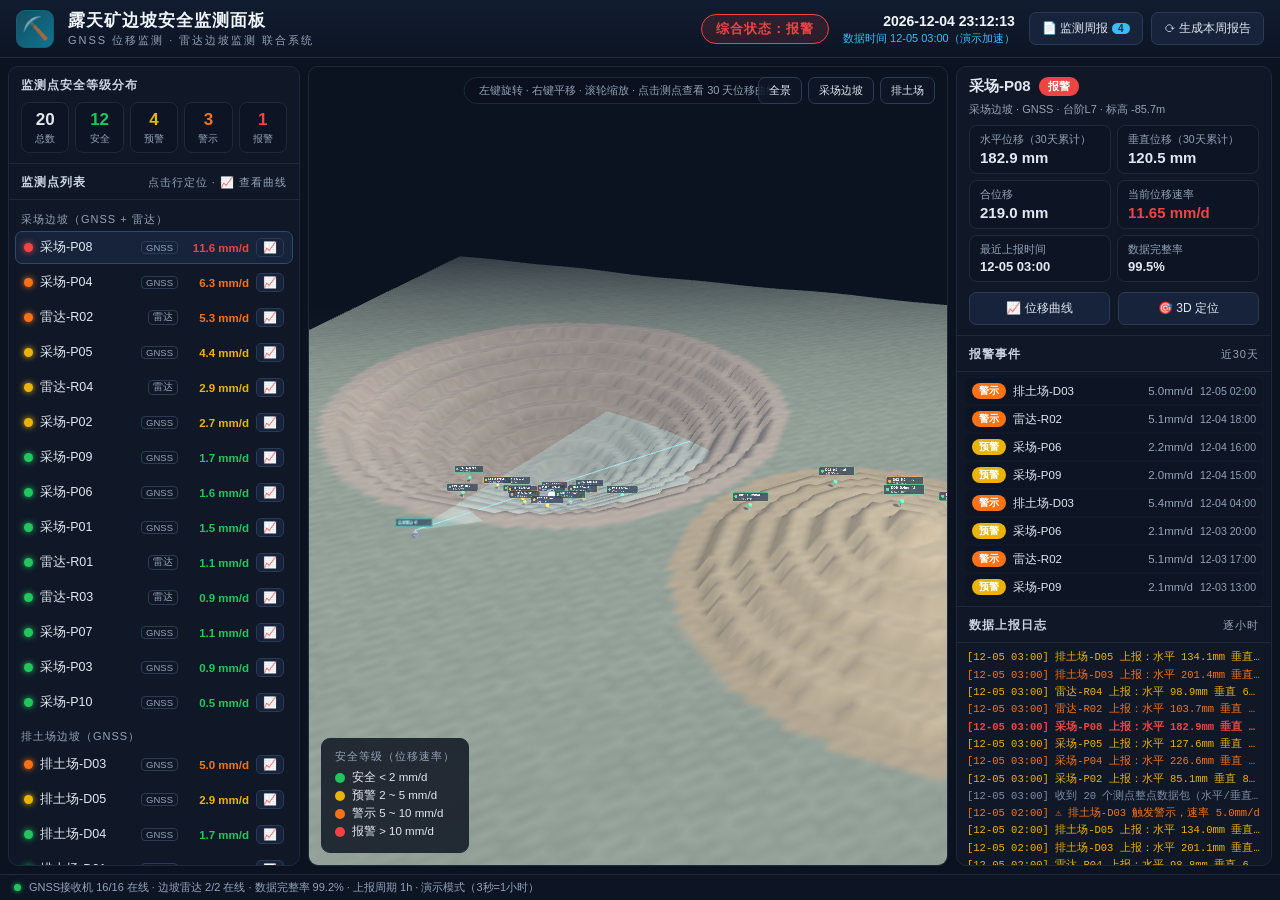
<file: index.html>
<!DOCTYPE html>
<html lang="zh-CN">
<head>
<meta charset="utf-8">
<meta name="viewport" content="width=device-width, initial-scale=1">
<title>露天矿边坡安全监测面板</title>
<link rel="stylesheet" href="css/style.css">
</head>
<body>

<!-- ================= 顶栏 ================= -->
<header>
  <div class="logo">⛏️</div>
  <div class="title">
    <h1>露天矿边坡安全监测面板</h1>
    <span>GNSS 位移监测 · 雷达边坡监测 联合系统</span>
  </div>
  <div class="spacer"></div>
  <div class="overall" id="overallBadge">综合状态：--</div>
  <div class="clock">
    <div id="realClock">--</div>
    <div id="dataClock">--</div>
  </div>
  <div class="actions">
    <div class="dropdown">
      <button id="btnReports">📄 监测周报<span id="reportBadge">0</span></button>
      <div id="reportList" class="dropdown-menu"></div>
    </div>
    <button id="btnGenReport">⟳ 生成本周报告</button>
  </div>
</header>

<!-- ================= 主区域 ================= -->
<main>
  <!-- 左：统计 + 测点列表 -->
  <aside id="leftPanel">
    <section class="stats">
      <div class="panel-title" style="padding:0;border:none;">监测点安全等级分布</div>
      <div class="stat-grid">
        <div class="stat-chip c-total"><b id="statTotal">0</b><span>总数</span></div>
        <div class="stat-chip c-safe"><b id="statSafe">0</b><span>安全</span></div>
        <div class="stat-chip c-warn"><b id="statWarn">0</b><span>预警</span></div>
        <div class="stat-chip c-alert"><b id="statAlert">0</b><span>警示</span></div>
        <div class="stat-chip c-alarm"><b id="statAlarm">0</b><span>报警</span></div>
      </div>
    </section>
    <div class="panel-title">监测点列表<span class="sub">点击行定位 · 📈 查看曲线</span></div>
    <div id="pointList"></div>
  </aside>

  <!-- 中：3D 坡面示意 -->
  <section id="viewport">
    <div id="scene3d"></div>
    <div class="hint">左键旋转 · 右键平移 · 滚轮缩放 · 点击测点查看 30 天位移曲线</div>
    <div class="view-btns">
      <button data-view="all">全景</button>
      <button data-view="pit">采场边坡</button>
      <button data-view="dump">排土场</button>
    </div>
    <div class="legend">
      <div class="lg-title">安全等级（位移速率）</div>
      <div class="lg-row"><span class="lg-dot" style="background:#22c55e"></span>安全 &lt; 2 mm/d</div>
      <div class="lg-row"><span class="lg-dot" style="background:#eab308"></span>预警 2 ~ 5 mm/d</div>
      <div class="lg-row"><span class="lg-dot" style="background:#f97316"></span>警示 5 ~ 10 mm/d</div>
      <div class="lg-row"><span class="lg-dot" style="background:#ef4444"></span>报警 &gt; 10 mm/d</div>
    </div>
  </section>

  <!-- 右：详情 + 报警 + 日志 -->
  <aside id="rightPanel">
    <section id="detailCard">
      <div class="d-head"><b id="dName">--</b><span id="dStatus">--</span></div>
      <div id="dMeta">--</div>
      <div class="d-grid">
        <div class="d-cell"><div class="k">水平位移（30天累计）</div><div class="v" id="dDH">--</div></div>
        <div class="d-cell"><div class="k">垂直位移（30天累计）</div><div class="v" id="dDV">--</div></div>
        <div class="d-cell"><div class="k">合位移</div><div class="v" id="dTot">--</div></div>
        <div class="d-cell"><div class="k">当前位移速率</div><div class="v" id="dRate">--</div></div>
        <div class="d-cell"><div class="k">最近上报时间</div><div class="v" id="dTime" style="font-size:13px">--</div></div>
        <div class="d-cell"><div class="k">数据完整率</div><div class="v" id="dUptime" style="font-size:13px">--</div></div>
      </div>
      <div class="d-btns">
        <button id="btnShowChart">📈 位移曲线</button>
        <button id="btnLocate">🎯 3D 定位</button>
      </div>
    </section>
    <section id="alarmPanel">
      <div class="panel-title">报警事件<span class="sub">近30天</span></div>
      <div id="alarmList"></div>
    </section>
    <section id="logPanel">
      <div class="panel-title">数据上报日志<span class="sub">逐小时</span></div>
      <div id="logList"></div>
    </section>
  </aside>
</main>

<!-- ================= 底栏 ================= -->
<footer>
  <span class="dot"></span>
  <span id="footerStatus">系统初始化中…</span>
</footer>

<!-- ================= 测点曲线弹窗 ================= -->
<div id="chartModal" class="modal">
  <div class="modal-box">
    <div class="modal-head">
      <h3 id="chartModalTitle">测点曲线</h3>
      <span id="chartModalBadge">--</span>
      <span class="sub" id="chartModalSub"></span>
      <button class="modal-close" id="btnChartClose">✕</button>
    </div>
    <div class="modal-body">
      <div id="chartDisp"></div>
      <div id="chartRate"></div>
    </div>
  </div>
</div>

<!-- ================= 周报弹窗 ================= -->
<div id="reportModal" class="modal">
  <div class="modal-box">
    <div class="modal-head">
      <h3>边坡安全监测周报</h3>
      <div class="rp-actions">
        <button id="btnReportPrint">🖨 打印</button>
        <button id="btnReportDownload">⬇ 下载HTML</button>
        <button class="modal-close" id="btnReportClose">✕</button>
      </div>
    </div>
    <div id="reportPaperWrap">
      <div class="report-paper" id="reportPaper"></div>
    </div>
  </div>
</div>

<script src="vendor/three.min.js"></script>
<script src="vendor/OrbitControls.js"></script>
<script src="vendor/echarts.min.js"></script>
<script src="js/data.js"></script>
<script src="js/scene3d.js"></script>
<script src="js/charts.js"></script>
<script src="js/report.js"></script>
<script src="js/main.js"></script>
</body>
</html>
</file>
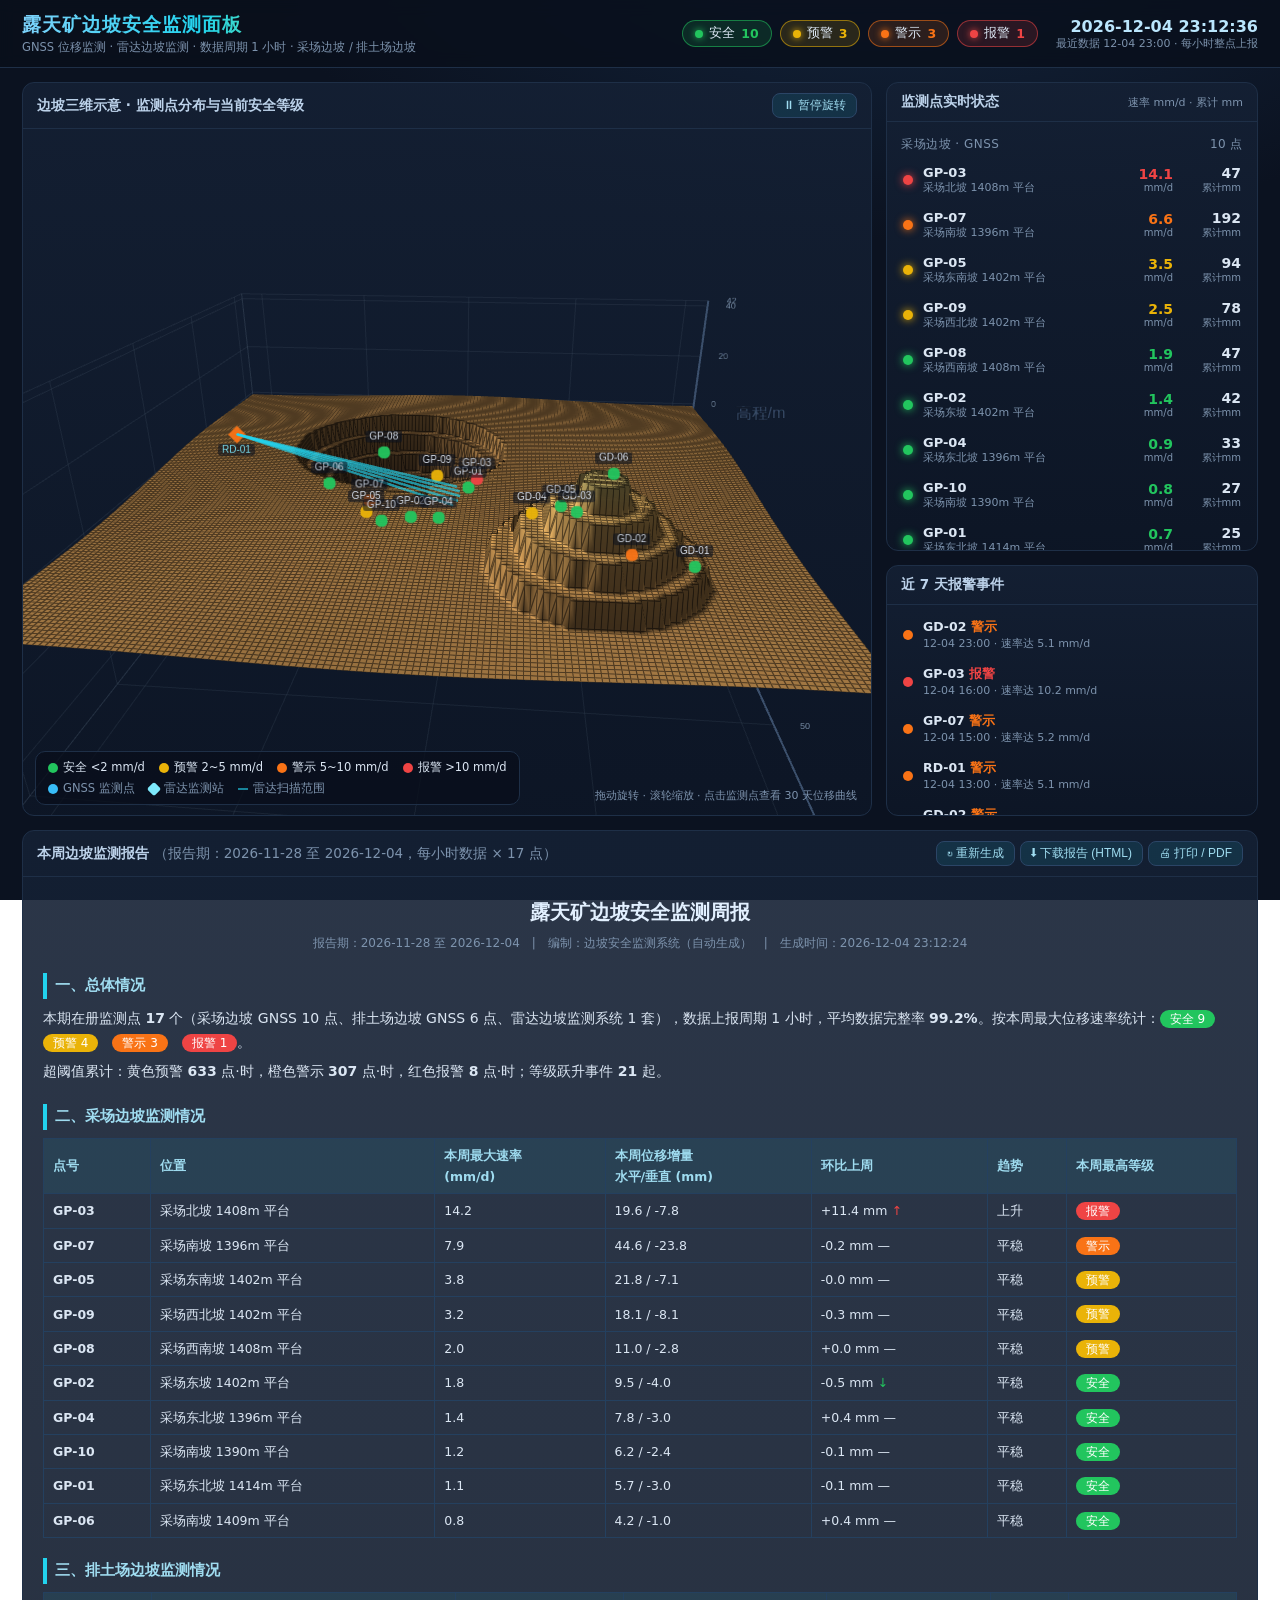
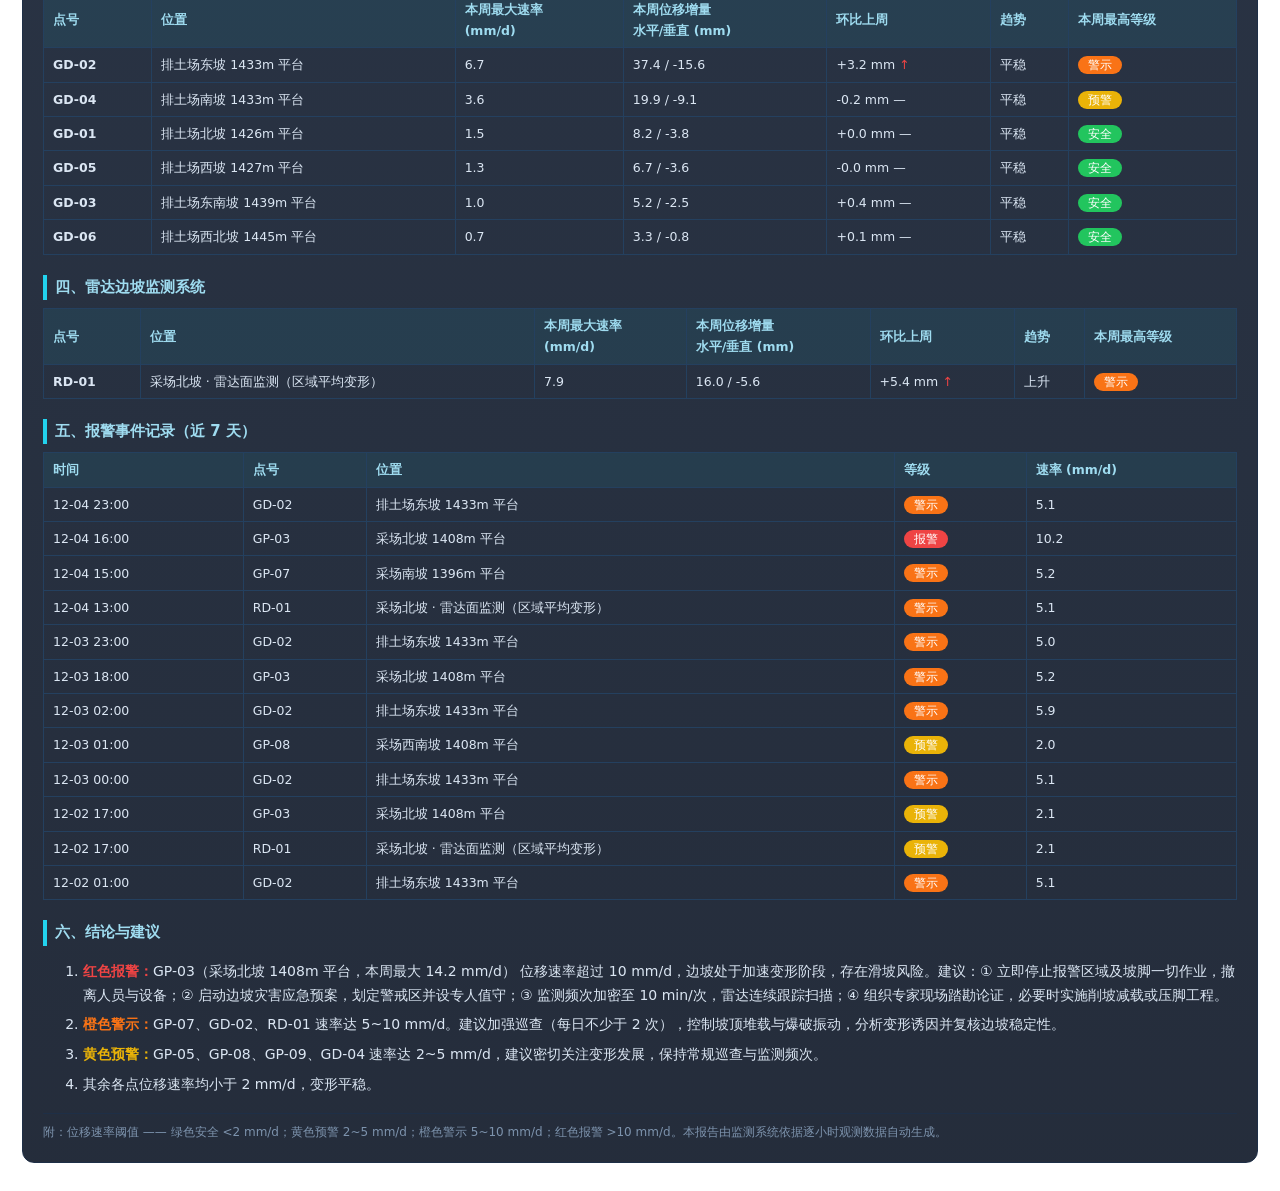
<file: slope-monitor/index.html>
<!DOCTYPE html>
<html lang="zh-CN">
<head>
<meta charset="utf-8">
<meta name="viewport" content="width=device-width, initial-scale=1">
<title>露天矿边坡安全监测面板</title>
<link rel="stylesheet" href="css/style.css">
</head>
<body>

<header>
  <div class="title">
    <h1>露天矿边坡安全监测面板</h1>
    <div class="sub">GNSS 位移监测 · 雷达边坡监测 · 数据周期 1 小时 · 采场边坡 / 排土场边坡</div>
  </div>
  <div class="chips" id="chips"></div>
  <div class="clock">
    <div id="clock">--</div>
    <div class="mut" id="last-update"></div>
  </div>
</header>

<main>
  <!-- 3D 坡面示意 -->
  <section id="scene-panel" class="panel">
    <div class="panel-head">
      <span>边坡三维示意 · 监测点分布与当前安全等级</span>
      <button id="btn-rotate" class="btn sm">⏸ 暂停旋转</button>
    </div>
    <div id="scene3d"></div>
    <div class="legend" id="legend"></div>
    <div class="scene-tip">拖动旋转 · 滚轮缩放 · 点击监测点查看 30 天位移曲线</div>
  </section>

  <!-- 侧栏 -->
  <aside>
    <div class="panel">
      <div class="panel-head"><span>监测点实时状态</span><span class="mut" style="font-weight:400;font-size:11px">速率 mm/d · 累计 mm</span></div>
      <div id="point-list" class="scroll"></div>
    </div>
    <div class="panel">
      <div class="panel-head"><span>近 7 天报警事件</span></div>
      <div id="alarm-list" class="scroll"></div>
    </div>
  </aside>
</main>

<!-- 周报（页面加载自动生成） -->
<section id="report-section" class="panel">
  <div class="panel-head">
    <span>本周边坡监测报告 <span class="mut" id="report-period" style="font-weight:400"></span></span>
    <div class="no-print">
      <button class="btn sm" id="btn-regen">↻ 重新生成</button>
      <button class="btn sm" id="btn-dl">⬇ 下载报告 (HTML)</button>
      <button class="btn sm" id="btn-print">🖨 打印 / PDF</button>
    </div>
  </div>
  <div id="report-body"></div>
</section>

<!-- 监测点详情弹窗 -->
<div id="modal">
  <div class="modal-card">
    <div class="modal-head">
      <div><b id="m-id"></b>　<span id="m-desc" class="mut"></span>　<span id="m-badge" class="tag"></span></div>
      <div>
        <button class="btn sm" id="m-csv">⬇ 导出 CSV</button>
        <button class="btn sm" id="m-close">✕ 关闭</button>
      </div>
    </div>
    <div class="stats" id="m-stats"></div>
    <div id="modal-chart"></div>
  </div>
</div>

<script src="vendor/echarts.min.js"></script>
<script src="vendor/echarts-gl.min.js"></script>
<script src="js/data.js"></script>
<script src="js/app.js"></script>
</body>
</html>
</file>
<file: css/style.css>
/* ============ 露天矿边坡安全监测面板 ============ */
* { margin: 0; padding: 0; box-sizing: border-box; }

:root {
  --bg: #0b1220;
  --panel: #101827;
  --panel2: #0d1524;
  --border: #1e293b;
  --text: #e2e8f0;
  --text-dim: #94a3b8;
  --accent: #38bdf8;
  --safe: #22c55e; --warn: #eab308; --alert: #f97316; --alarm: #ef4444;
}

html, body { height: 100%; }
body {
  background: var(--bg);
  color: var(--text);
  font-family: "Microsoft YaHei", "PingFang SC", "Segoe UI", sans-serif;
  font-size: 13px;
  display: flex;
  flex-direction: column;
  overflow: hidden;
}

/* ---------- 顶栏 ---------- */
header {
  height: 58px;
  flex: none;
  display: flex;
  align-items: center;
  gap: 14px;
  padding: 0 16px;
  background: linear-gradient(180deg, #111c30, #0d1524);
  border-bottom: 1px solid var(--border);
}
.logo {
  width: 38px; height: 38px;
  display: flex; align-items: center; justify-content: center;
  font-size: 22px;
  background: linear-gradient(135deg, #164e63, #0e7490);
  border-radius: 9px;
  border: 1px solid #155e75;
}
.title h1 { font-size: 17px; letter-spacing: 1px; color: #f1f5f9; }
.title span { font-size: 11px; color: var(--text-dim); letter-spacing: 2px; }
.spacer { flex: 1; }

.overall {
  padding: 5px 14px;
  border: 1px solid;
  border-radius: 16px;
  font-weight: 700;
  font-size: 13px;
  letter-spacing: 1px;
}
.clock { text-align: right; line-height: 1.35; }
#realClock { font-size: 14px; font-weight: 600; color: #f1f5f9; font-variant-numeric: tabular-nums; }
#dataClock { font-size: 11px; color: var(--accent); font-variant-numeric: tabular-nums; }

.actions { display: flex; gap: 8px; align-items: center; }
button {
  background: #16233a;
  color: var(--text);
  border: 1px solid #2b3b55;
  border-radius: 7px;
  padding: 7px 12px;
  font-size: 12px;
  cursor: pointer;
  font-family: inherit;
  transition: all .15s;
}
button:hover { border-color: var(--accent); color: #fff; box-shadow: 0 0 8px rgba(56,189,248,.25); }

.dropdown { position: relative; }
.dropdown-menu {
  display: none;
  position: absolute;
  top: calc(100% + 6px);
  right: 0;
  min-width: 230px;
  background: #131f33;
  border: 1px solid #2b3b55;
  border-radius: 9px;
  box-shadow: 0 8px 24px rgba(0,0,0,.5);
  z-index: 60;
  overflow: hidden;
}
.dropdown-menu.open { display: block; }
.dd-item {
  padding: 10px 14px;
  cursor: pointer;
  display: flex;
  justify-content: space-between;
  align-items: center;
  gap: 10px;
  border-bottom: 1px solid #1c2a42;
}
.dd-item:last-child { border-bottom: none; }
.dd-item:hover { background: #1a2a45; }
.dd-item b { font-size: 12.5px; }
.dd-item span { font-size: 11px; color: var(--text-dim); }
#reportBadge {
  display: inline-block;
  background: var(--accent);
  color: #082f49;
  border-radius: 9px;
  font-size: 10px;
  font-weight: 700;
  padding: 0 6px;
  margin-left: 4px;
}

/* ---------- 主区域 ---------- */
main {
  flex: 1;
  display: grid;
  grid-template-columns: 292px 1fr 316px;
  gap: 8px;
  padding: 8px;
  min-height: 0;
}
aside, #viewport {
  background: var(--panel);
  border: 1px solid var(--border);
  border-radius: 10px;
  overflow: hidden;
}
aside { display: flex; flex-direction: column; min-height: 0; }

.panel-title {
  padding: 10px 12px 8px;
  font-size: 12px;
  font-weight: 700;
  color: #cbd5e1;
  letter-spacing: 1px;
  border-bottom: 1px solid var(--border);
  display: flex;
  justify-content: space-between;
  align-items: center;
  flex: none;
}
.panel-title .sub { font-weight: 400; color: var(--text-dim); font-size: 11px; }

/* 统计卡 */
.stats { padding: 10px 12px; border-bottom: 1px solid var(--border); flex: none; }
.stat-grid { display: grid; grid-template-columns: repeat(5, 1fr); gap: 6px; margin-top: 8px; }
.stat-chip {
  border-radius: 8px;
  padding: 7px 2px 6px;
  text-align: center;
  background: var(--panel2);
  border: 1px solid var(--border);
}
.stat-chip b { display: block; font-size: 17px; font-variant-numeric: tabular-nums; }
.stat-chip span { font-size: 10px; color: var(--text-dim); }
.stat-chip.c-total b { color: #e2e8f0; }
.stat-chip.c-safe b { color: var(--safe); }
.stat-chip.c-warn b { color: var(--warn); }
.stat-chip.c-alert b { color: var(--alert); }
.stat-chip.c-alarm b { color: var(--alarm); }

/* 测点列表 */
#pointList { flex: 1; overflow-y: auto; padding: 4px 6px 8px; }
.pl-group {
  font-size: 11px;
  color: var(--text-dim);
  padding: 8px 6px 4px;
  letter-spacing: 1px;
}
.pl-row {
  display: flex;
  align-items: center;
  gap: 7px;
  padding: 6px 8px;
  border-radius: 7px;
  cursor: pointer;
  border: 1px solid transparent;
  margin-bottom: 2px;
}
.pl-row:hover { background: #16233a; }
.pl-row.active { background: #16233a; border-color: #2b4a6f; }
.pl-dot { width: 9px; height: 9px; border-radius: 50%; flex: none; }
.pl-name { flex: 1; font-size: 12.5px; white-space: nowrap; }
.pl-type {
  font-size: 9.5px;
  color: var(--text-dim);
  border: 1px solid #2b3b55;
  padding: 0 4px;
  border-radius: 4px;
  flex: none;
}
.pl-rate { font-size: 11.5px; font-weight: 700; width: 64px; text-align: right; font-variant-numeric: tabular-nums; }
.pl-btn { padding: 2px 6px; font-size: 11px; border-radius: 5px; flex: none; }
.pl-row.blink .pl-dot { animation: blink 1s infinite; }
@keyframes blink { 50% { opacity: 0.25; } }

/* ---------- 3D 视口 ---------- */
#viewport { position: relative; }
#scene3d { position: absolute; inset: 0; }
#scene3d canvas { display: block; }

.legend {
  position: absolute;
  left: 12px;
  bottom: 12px;
  background: rgba(10,17,30,.82);
  border: 1px solid var(--border);
  border-radius: 9px;
  padding: 10px 13px;
  backdrop-filter: blur(4px);
}
.legend .lg-title { font-size: 11px; color: var(--text-dim); margin-bottom: 6px; letter-spacing: 1px; }
.lg-row { display: flex; align-items: center; gap: 7px; font-size: 11.5px; margin: 3px 0; }
.lg-dot { width: 10px; height: 10px; border-radius: 50%; flex: none; }

.hint {
  position: absolute;
  top: 10px;
  left: 50%;
  transform: translateX(-50%);
  font-size: 11px;
  color: var(--text-dim);
  background: rgba(10,17,30,.7);
  padding: 5px 14px;
  border-radius: 14px;
  border: 1px solid var(--border);
  pointer-events: none;
  white-space: nowrap;
}
.view-btns {
  position: absolute;
  top: 10px;
  right: 12px;
  display: flex;
  gap: 6px;
}
.view-btns button { font-size: 11px; padding: 5px 10px; background: rgba(16,24,39,.85); }

/* ---------- 右侧面板 ---------- */
#detailCard { padding: 0 0 10px; border-bottom: 1px solid var(--border); flex: none; }
.d-head { padding: 10px 12px 6px; display: flex; align-items: center; gap: 8px; }
.d-head b { font-size: 15px; }
#dStatus { color: #fff; font-size: 11px; padding: 2px 9px; border-radius: 9px; font-weight: 700; }
#dMeta { padding: 0 12px 8px; color: var(--text-dim); font-size: 11px; }
.d-grid { display: grid; grid-template-columns: 1fr 1fr; gap: 6px; padding: 0 12px; }
.d-cell { background: var(--panel2); border: 1px solid var(--border); border-radius: 8px; padding: 7px 10px; }
.d-cell .k { font-size: 10.5px; color: var(--text-dim); }
.d-cell .v { font-size: 15px; font-weight: 700; margin-top: 2px; font-variant-numeric: tabular-nums; }
.d-btns { display: flex; gap: 8px; padding: 10px 12px 0; }
.d-btns button { flex: 1; }

#alarmPanel { flex: none; border-bottom: 1px solid var(--border); display: flex; flex-direction: column; max-height: 34%; }
#alarmList { overflow-y: auto; padding: 6px 8px; }
.alarm-item {
  display: flex;
  align-items: center;
  gap: 7px;
  font-size: 11.5px;
  padding: 5px 7px;
  border-radius: 6px;
  margin-bottom: 2px;
  background: var(--panel2);
}
.alarm-item.new { animation: flashIn 1.2s ease-out 3; }
@keyframes flashIn { 0% { background: rgba(239,68,68,.35); } 100% { background: var(--panel2); } }
.alarm-lv { color: #fff; font-size: 10px; padding: 1px 7px; border-radius: 8px; flex: none; font-weight: 700; }
.alarm-name { flex: 1; }
.alarm-rate { color: var(--text-dim); font-variant-numeric: tabular-nums; }
.alarm-time { color: var(--text-dim); font-size: 10.5px; font-variant-numeric: tabular-nums; }
.empty { color: var(--text-dim); text-align: center; padding: 12px; font-size: 12px; }

#logPanel { flex: 1; display: flex; flex-direction: column; min-height: 0; }
#logList { flex: 1; overflow-y: auto; padding: 6px 10px; font-family: Consolas, "Courier New", monospace; font-size: 10.5px; line-height: 1.65; }
.log-item { color: #7d8fa8; white-space: nowrap; overflow: hidden; text-overflow: ellipsis; }
.log-item.log-warn { color: var(--warn); }
.log-item.log-alert { color: var(--alert); }
.log-item.log-alarm { color: var(--alarm); font-weight: 700; }
.log-item.log-sys { color: var(--accent); }

/* ---------- 底栏 ---------- */
footer {
  height: 26px;
  flex: none;
  display: flex;
  align-items: center;
  padding: 0 14px;
  font-size: 11px;
  color: var(--text-dim);
  background: var(--panel2);
  border-top: 1px solid var(--border);
  gap: 8px;
}
footer .dot { width: 7px; height: 7px; border-radius: 50%; background: var(--safe); box-shadow: 0 0 5px var(--safe); }

/* ---------- 弹窗 ---------- */
.modal {
  display: none;
  position: fixed;
  inset: 0;
  background: rgba(2,6,17,.72);
  z-index: 100;
  align-items: center;
  justify-content: center;
  backdrop-filter: blur(2px);
}
.modal.open { display: flex; }
.modal-box {
  background: #0f172a;
  border: 1px solid #2b3b55;
  border-radius: 12px;
  width: 940px;
  max-width: 96vw;
  max-height: 92vh;
  display: flex;
  flex-direction: column;
  box-shadow: 0 20px 60px rgba(0,0,0,.6);
}
.modal-head {
  display: flex;
  align-items: center;
  gap: 10px;
  padding: 13px 18px;
  border-bottom: 1px solid var(--border);
  flex: none;
}
.modal-head h3 { font-size: 15px; flex: 1; }
.modal-head .sub { font-size: 11px; color: var(--text-dim); }
#chartModalBadge { color: #fff; font-size: 11px; font-weight: 700; padding: 3px 10px; border-radius: 10px; }
.modal-close { font-size: 16px; padding: 4px 10px; }
.modal-body { overflow-y: auto; padding: 12px 16px; }
#chartDisp, #chartRate { height: 262px; margin-bottom: 10px; }

/* 报告弹窗 */
#reportModal .modal-box { width: 860px; background: #334155; }
#reportPaperWrap { overflow-y: auto; padding: 18px; }
.report-paper { max-width: 800px; margin: 0 auto; border-radius: 4px; box-shadow: 0 4px 24px rgba(0,0,0,.4); }
.rp-actions { display: flex; gap: 8px; }

/* 滚动条 */
::-webkit-scrollbar { width: 8px; height: 8px; }
::-webkit-scrollbar-thumb { background: #263449; border-radius: 4px; }
::-webkit-scrollbar-thumb:hover { background: #33455f; }
::-webkit-scrollbar-track { background: transparent; }

/* ---------- 打印：只输出报告纸面 ---------- */
@media print {
  body { overflow: visible; }
  body * { visibility: hidden; }
  #reportPaper, #reportPaper * { visibility: visible; }
  #reportPaper {
    position: absolute;
    left: 0; top: 0;
    width: 100%;
    max-width: none;
    box-shadow: none;
    border-radius: 0;
  }
  #reportModal, #reportModal .modal-box, #reportPaperWrap {
    position: static; display: block; background: none; border: none;
    max-height: none; overflow: visible; padding: 0; width: 100%;
  }
}
</file>
<file: slope-monitor/css/style.css>
/* ============ 露天矿边坡安全监测面板 ============ */
:root {
  --bg: #0b1220;
  --panel: #101c2f;
  --line: #1e2f47;
  --txt: #dbe6f3;
  --mut: #7d93ad;
  --acc: #22d3ee;
}
* { box-sizing: border-box; }
html, body { margin: 0; padding: 0; }
body {
  background: radial-gradient(1200px 600px at 70% -10%, #14263f 0%, var(--bg) 55%) fixed;
  color: var(--txt);
  font-family: "Segoe UI", "Microsoft YaHei", "PingFang SC", system-ui, sans-serif;
  font-size: 14px;
}
.mut { color: var(--mut); }

/* ---------- 页头 ---------- */
header {
  display: flex; align-items: center; gap: 18px; flex-wrap: wrap;
  padding: 12px 22px; border-bottom: 1px solid var(--line);
  background: rgba(9, 15, 27, .82); backdrop-filter: blur(8px);
  position: sticky; top: 0; z-index: 30;
}
header .title h1 {
  margin: 0; font-size: 19px; letter-spacing: 1px;
  background: linear-gradient(90deg, #7dd3fc, #22d3ee 45%, #a3e635);
  -webkit-background-clip: text; background-clip: text; color: transparent;
}
header .sub { font-size: 11.5px; color: var(--mut); margin-top: 2px; }
.chips { display: flex; gap: 8px; margin-left: auto; flex-wrap: wrap; }
.chip {
  display: inline-flex; align-items: center; gap: 6px;
  padding: 4px 12px; border-radius: 999px; font-size: 12.5px;
  border: 1px solid color-mix(in srgb, var(--c) 55%, transparent);
  background: color-mix(in srgb, var(--c) 14%, transparent);
}
.chip i { width: 8px; height: 8px; border-radius: 50%; background: var(--c); box-shadow: 0 0 7px var(--c); }
.chip b { color: var(--c); }
.clock { text-align: right; font-variant-numeric: tabular-nums; }
#clock { font-size: 16px; font-weight: 600; color: #bae6fd; }
.clock .mut { font-size: 11px; }

/* ---------- 主区布局 ---------- */
main {
  display: grid; grid-template-columns: minmax(0, 1fr) 372px;
  gap: 14px; padding: 14px 22px;
}
.panel {
  background: linear-gradient(180deg, rgba(20,32,52,.9), rgba(13,22,38,.9));
  border: 1px solid var(--line); border-radius: 12px;
}
.panel-head {
  display: flex; align-items: center; justify-content: space-between; gap: 8px;
  padding: 10px 14px; font-size: 13.5px; font-weight: 600; color: #bcd2ea;
  border-bottom: 1px solid var(--line);
}
.btn {
  cursor: pointer; border: 1px solid #2b4566;
  background: rgba(34, 211, 238, .1); color: #9fdcf0;
  border-radius: 8px; padding: 5px 12px; font-size: 12.5px;
}
.btn:hover { background: rgba(34, 211, 238, .22); }
.btn.sm { padding: 3px 10px; font-size: 12px; }

/* ---------- 3D 场景 ---------- */
#scene-panel { position: relative; min-height: 660px; overflow: hidden; }
#scene3d { position: absolute; inset: 40px 0 0 0; }
.legend {
  position: absolute; left: 12px; bottom: 10px; z-index: 5;
  background: rgba(9, 15, 27, .78); border: 1px solid var(--line);
  border-radius: 10px; padding: 8px 12px; font-size: 11.5px;
}
.lg-row { display: flex; gap: 14px; flex-wrap: wrap; }
.lg-row + .lg-row { margin-top: 6px; }
.lg-item { display: inline-flex; align-items: center; gap: 5px; }
.lg-item i { width: 10px; height: 10px; border-radius: 50%; display: inline-block; }
.mk.circle { background: #38bdf8; }
.mk.diamond { background: #7de9fc; border-radius: 2px; transform: rotate(45deg); }
.mk.fan { background: transparent; border-top: 2px solid rgba(34,211,238,.6); border-radius: 0; height: 0; }
.scene-tip {
  position: absolute; right: 14px; bottom: 12px; z-index: 5;
  font-size: 11px; color: var(--mut);
}

/* ---------- 侧栏 ---------- */
aside { display: flex; flex-direction: column; gap: 14px; min-width: 0; }
aside .panel { display: flex; flex-direction: column; }
.scroll { overflow-y: auto; scrollbar-width: thin; scrollbar-color: #2b4566 transparent; }
#point-list { max-height: 428px; padding: 6px 8px; }
#alarm-list { max-height: 210px; padding: 6px 8px; }
.grp-t {
  display: flex; justify-content: space-between; padding: 8px 6px 4px;
  font-size: 12px; color: var(--mut); letter-spacing: .5px;
}
.pt, .al {
  display: flex; align-items: center; gap: 10px;
  padding: 7px 8px; border-radius: 8px; cursor: pointer;
}
.pt:hover, .al:hover { background: rgba(56, 189, 248, .08); }
.dot { width: 10px; height: 10px; border-radius: 50%; flex: none; }
.pt-m { flex: 1; min-width: 0; }
.pt-m b { font-size: 13px; }
.pt-m em { display: block; font-style: normal; font-size: 11px; color: var(--mut); white-space: nowrap; overflow: hidden; text-overflow: ellipsis; }
.pt-v, .pt-c { text-align: right; width: 58px; flex: none; }
.pt-v b, .pt-c b { font-size: 14px; font-variant-numeric: tabular-nums; }
.pt-v em, .pt-c em { display: block; font-style: normal; font-size: 10px; color: var(--mut); }
.al-m b { font-size: 12.5px; }
.al-m em { display: block; font-style: normal; font-size: 11px; color: var(--mut); }

/* ---------- 弹窗 ---------- */
#modal {
  position: fixed; inset: 0; z-index: 50; display: none;
  align-items: center; justify-content: center;
  background: rgba(3, 7, 18, .72); backdrop-filter: blur(3px);
}
#modal.show { display: flex; }
.modal-card {
  width: min(1080px, 94vw); max-height: 92vh; overflow-y: auto;
  background: linear-gradient(180deg, #12203a, #0d1728);
  border: 1px solid #274268; border-radius: 14px; padding: 14px 18px 18px;
  box-shadow: 0 24px 80px rgba(0, 0, 0, .6);
}
.modal-head { display: flex; align-items: center; justify-content: space-between; gap: 10px; flex-wrap: wrap; }
.modal-head b { font-size: 17px; }
.tag { padding: 2px 10px; border-radius: 10px; color: #fff; font-size: 12px; white-space: nowrap; }
.stats { display: grid; grid-template-columns: repeat(6, 1fr); gap: 8px; margin: 12px 0; }
.stat {
  background: rgba(15, 26, 44, .8); border: 1px solid var(--line);
  border-radius: 10px; padding: 8px 10px;
}
.stat em { display: block; font-style: normal; font-size: 11px; color: var(--mut); }
.stat b { font-size: 15px; font-variant-numeric: tabular-nums; }
#modal-chart { height: 470px; }

/* ---------- 周报 ---------- */
#report-section { margin: 0 22px 28px; }
#report-body { padding: 6px 20px 20px; line-height: 1.7; }
#report-body h1 { font-size: 20px; text-align: center; margin: 12px 0 4px; color: #e2f0ff; }
.r-meta { text-align: center; color: var(--mut); font-size: 12px; margin-bottom: 10px; }
#report-body h2 {
  font-size: 15px; margin: 20px 0 8px; color: #9fdcf0;
  border-left: 4px solid var(--acc); padding-left: 8px;
}
#report-body p { margin: 6px 0; }
.rt { border-collapse: collapse; width: 100%; font-size: 12.5px; margin: 6px 0; }
.rt th, .rt td { border: 1px solid #24405f; padding: 6px 9px; text-align: left; }
.rt th { background: rgba(34, 211, 238, .08); color: #9fdcf0; font-weight: 600; }
.rt td { font-variant-numeric: tabular-nums; }
.concl li { margin: 6px 0; }
.r-foot { margin-top: 16px; color: var(--mut); font-size: 12px; border-top: 1px solid var(--line); padding-top: 8px; }

/* ---------- 响应式 ---------- */
@media (max-width: 1100px) {
  main { grid-template-columns: 1fr; }
  #scene-panel { min-height: 520px; }
  .stats { grid-template-columns: repeat(3, 1fr); }
}

/* ---------- 打印（仅输出报告） ---------- */
@media print {
  body { background: #fff; }
  header, main, #modal, .no-print, #report-section .panel-head { display: none !important; }
  #report-section { border: none; margin: 0; background: #fff; }
  #report-body { color: #1e293b; }
  #report-body h1 { color: #0f172a; }
  #report-body h2 { color: #0369a1; }
  .rt th, .rt td { border-color: #cbd5e1; }
  .rt th { background: #f1f5f9; color: #334155; }
}
</file>
